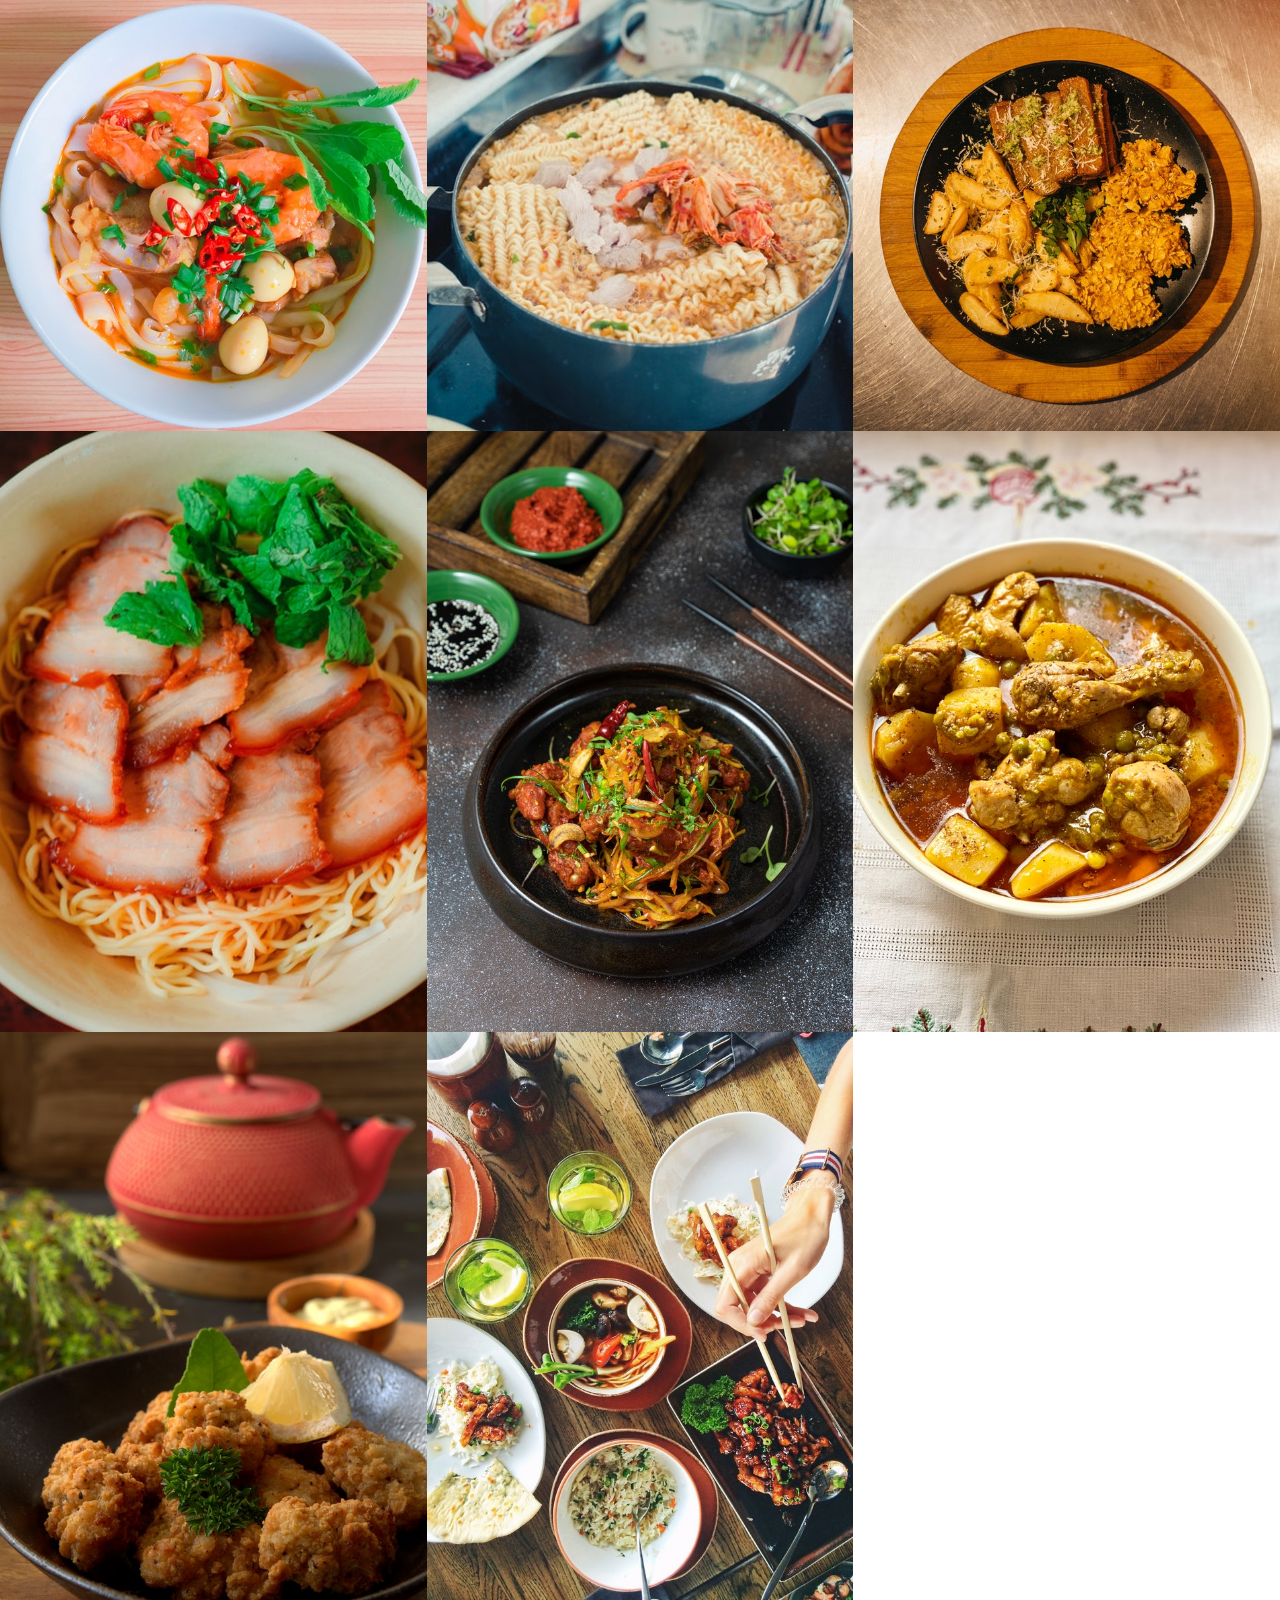
<file: LAB4/index.html>
<!DOCTYPE html>
<html lang="en">
<head>
<meta charset="UTF-8">
<meta name="viewport" content="width=device-width, initial-scale=1.0">

<link rel="stylesheet" href="L4style.css">

<title>68081465 ประดิภาส ภัทรพงศ์ไพบูลย์</title>
</head>

<body>

<section class="gallery">

<div class="img-container">
<img src="foods-images/small/s_1.jpg" alt="1">
</div>

<div class="img-container">
<img src="foods-images/small/s_2.jpg" alt="2">
</div>

<div class="img-container">
<img src="foods-images/small/s_3.jpg" alt="3">
</div>

<div class="img-container">
<img src="foods-images/small/s_4.jpg" alt="4">
</div>

<div class="img-container">
<img src="foods-images/small/s_5.jpg" alt="5">
</div>

<div class="img-container">
<img src="foods-images/small/s_6.jpg" alt="6">
</div>

<div class="img-container">
<img src="foods-images/small/s_7.jpg" alt="7">
</div>

<div class="img-container">
<img src="foods-images/small/s_8.jpg" alt="8">
</div>

</section>

<div class="modal">
<img src="foods-images/full/1.jpg" class="full-image">
</div>

<script src="L4app.js"></script>

</body>
</html>
</file>
<file: LAB4/L4style.css>
*{
box-sizing:border-box;
padding:0;
margin:0;
}

.gallery{
display:grid;
grid-template-columns:repeat(auto-fit,minmax(350px,1fr));
}

.img-container img{
width:100%;
height:100%;
object-fit:cover;
cursor:pointer;
}

.modal{
background:rgba(0,0,0,0.5);
position:fixed;
left:0;
top:0;
width:100%;
height:100%;
pointer-events:none;
opacity:0;
transition:all 0.3s ease-in-out;
}

.full-image{
position:absolute;
height:85%;
top:50%;
left:50%;
transform:translate(-50%,-50%);
transition:all 0.3s ease-in-out;
}

.modal.open{
opacity:1;
pointer-events:all;
}
</file>
